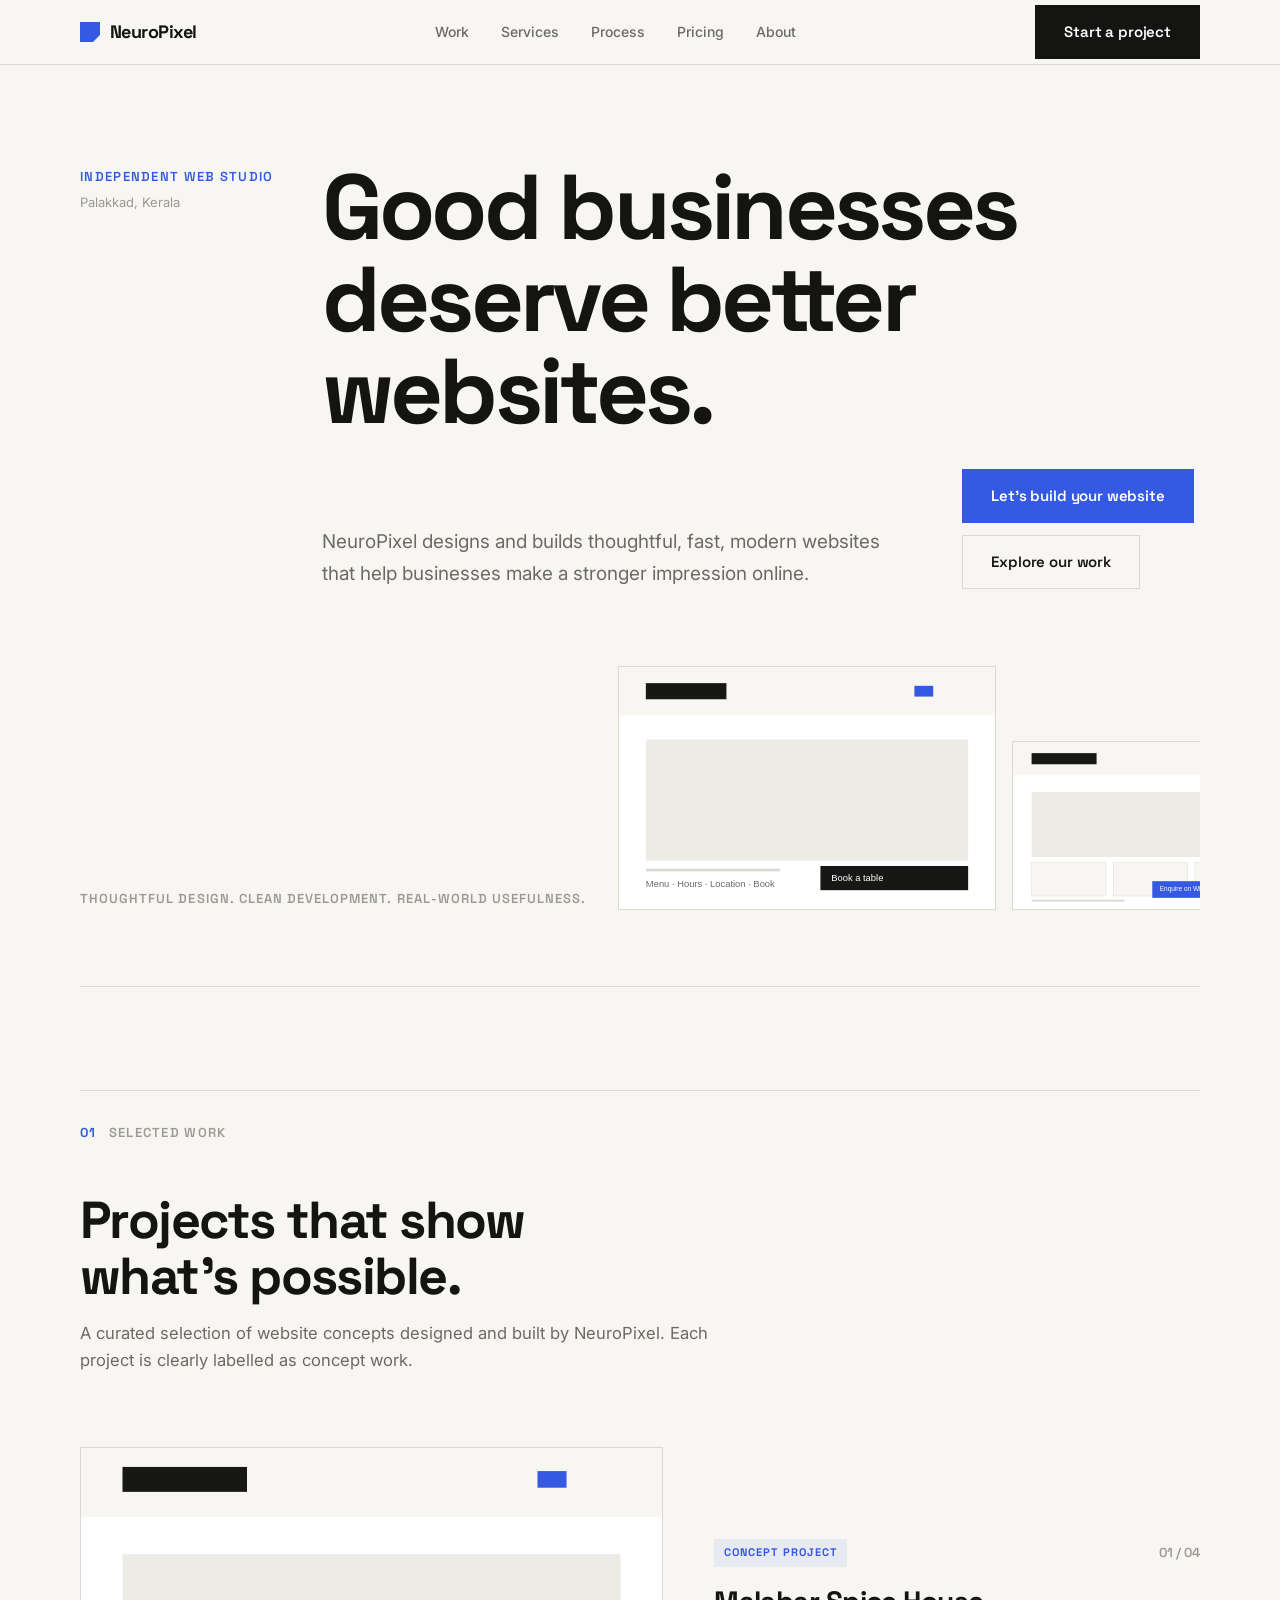
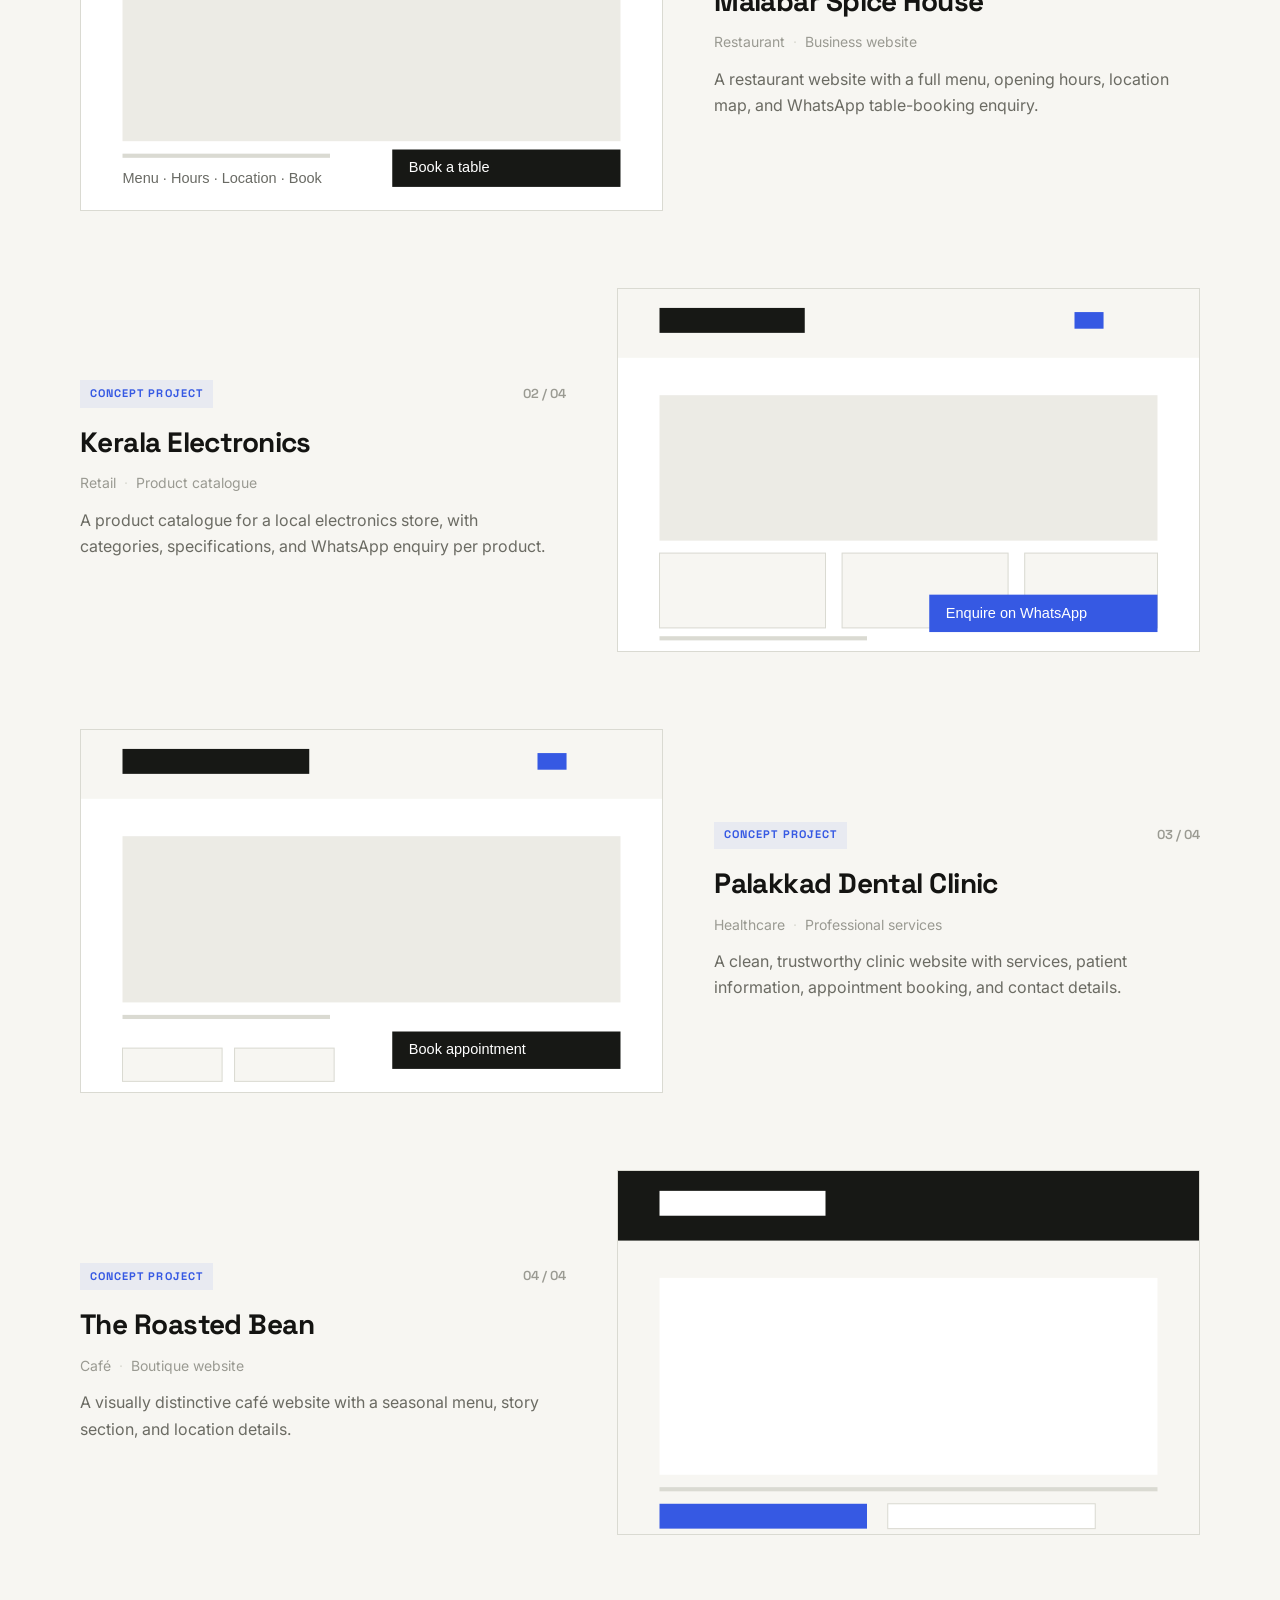
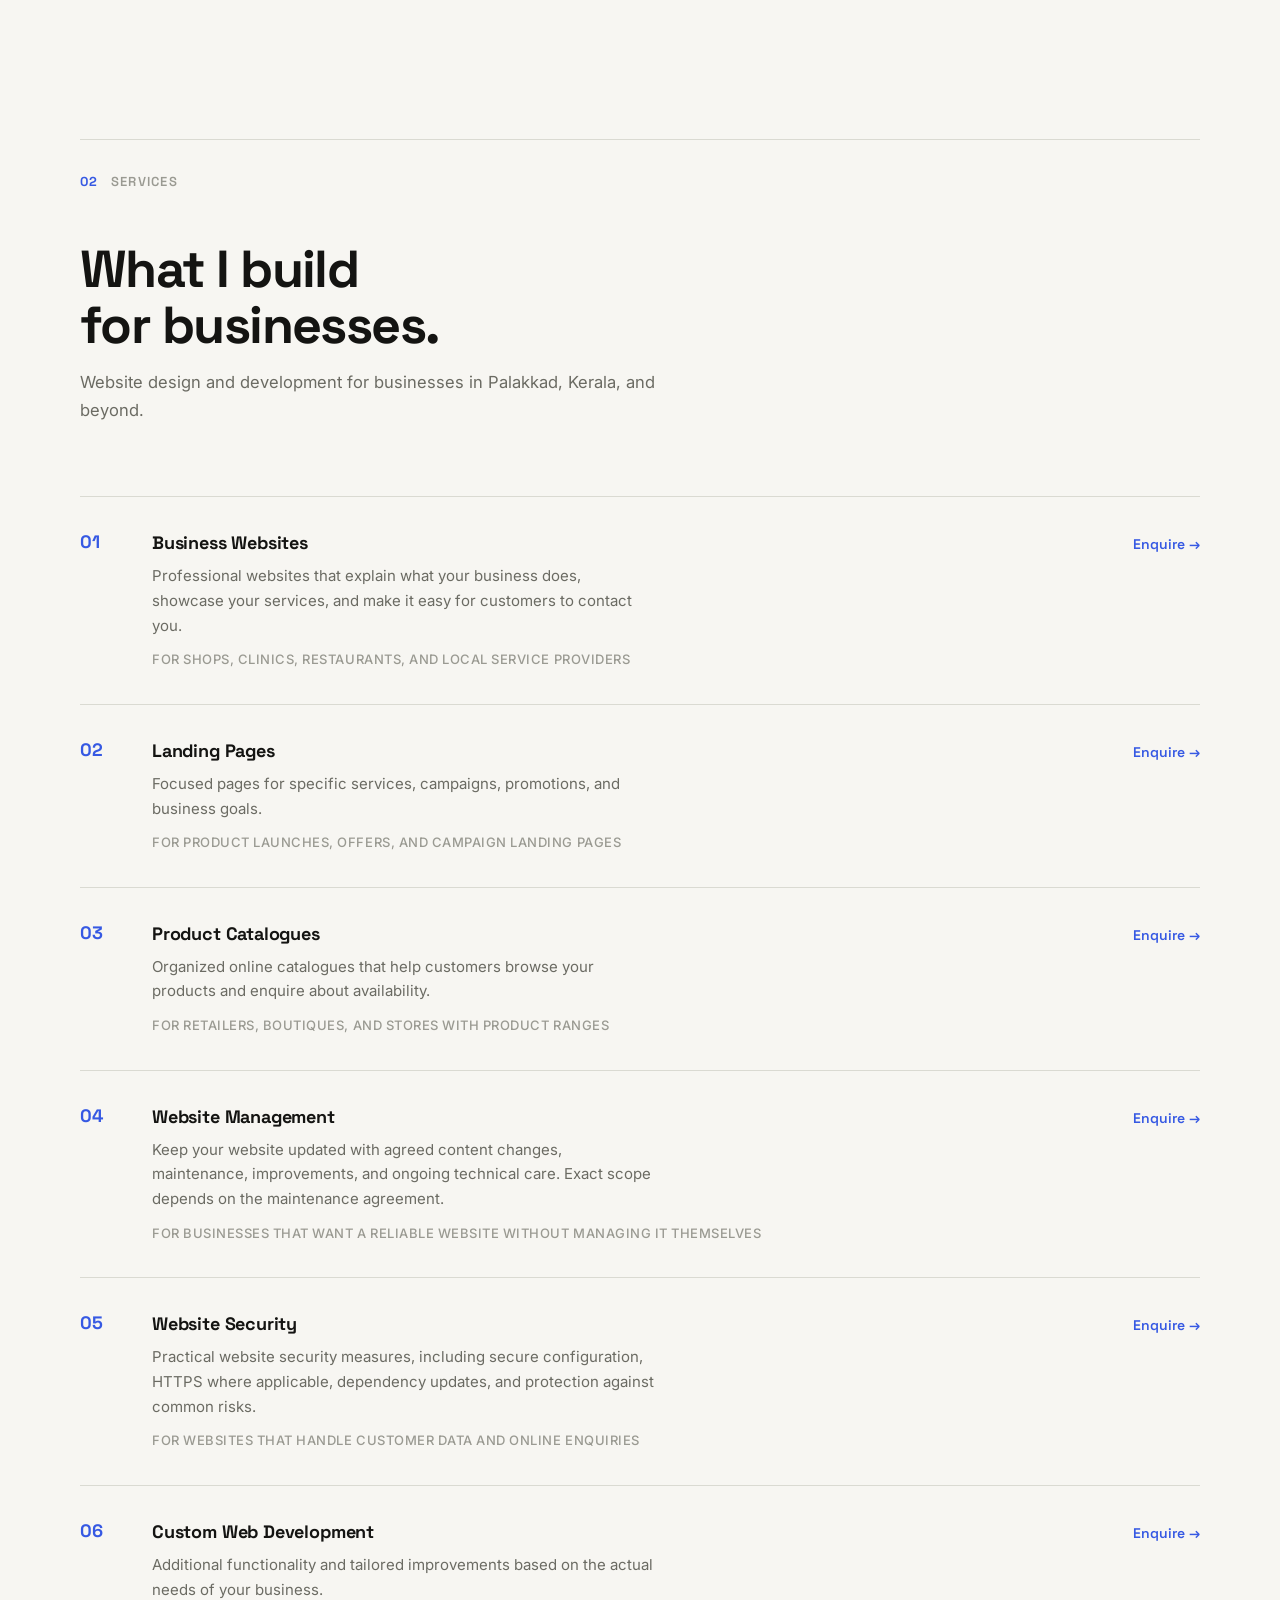
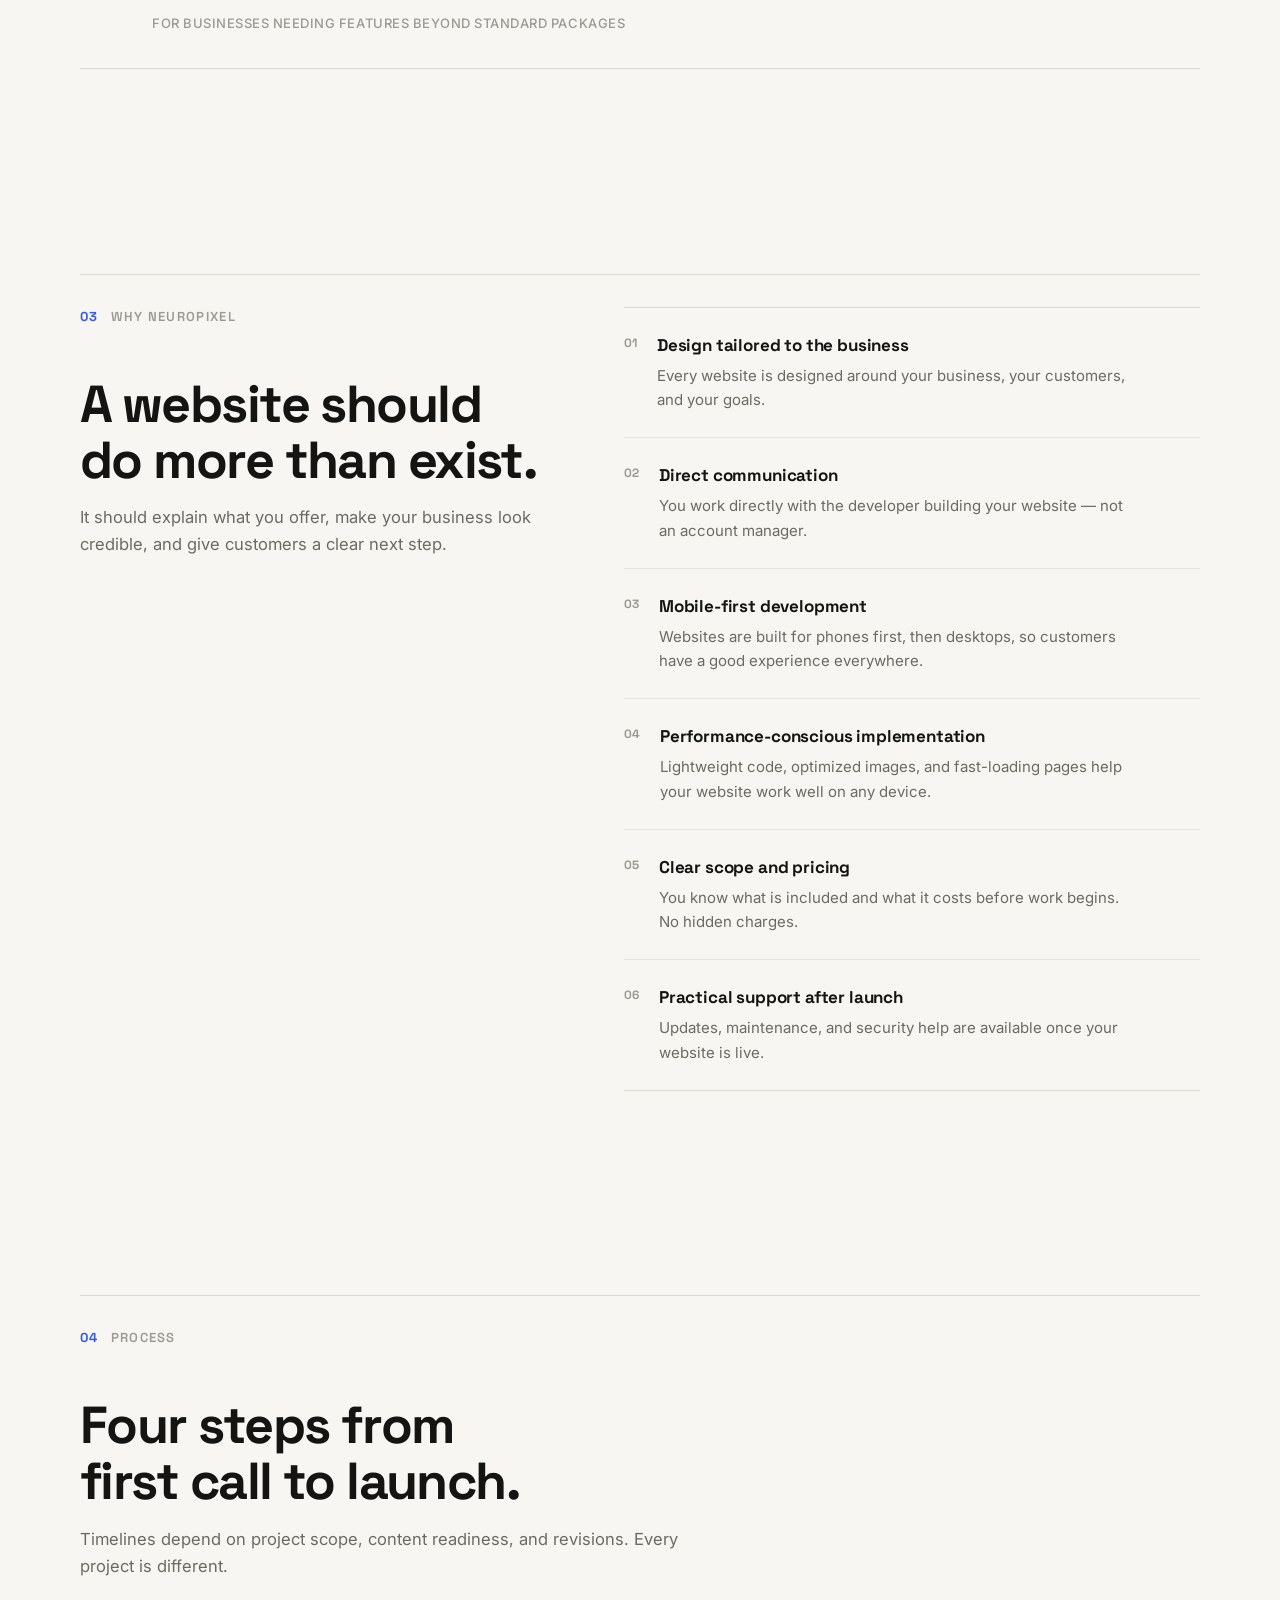
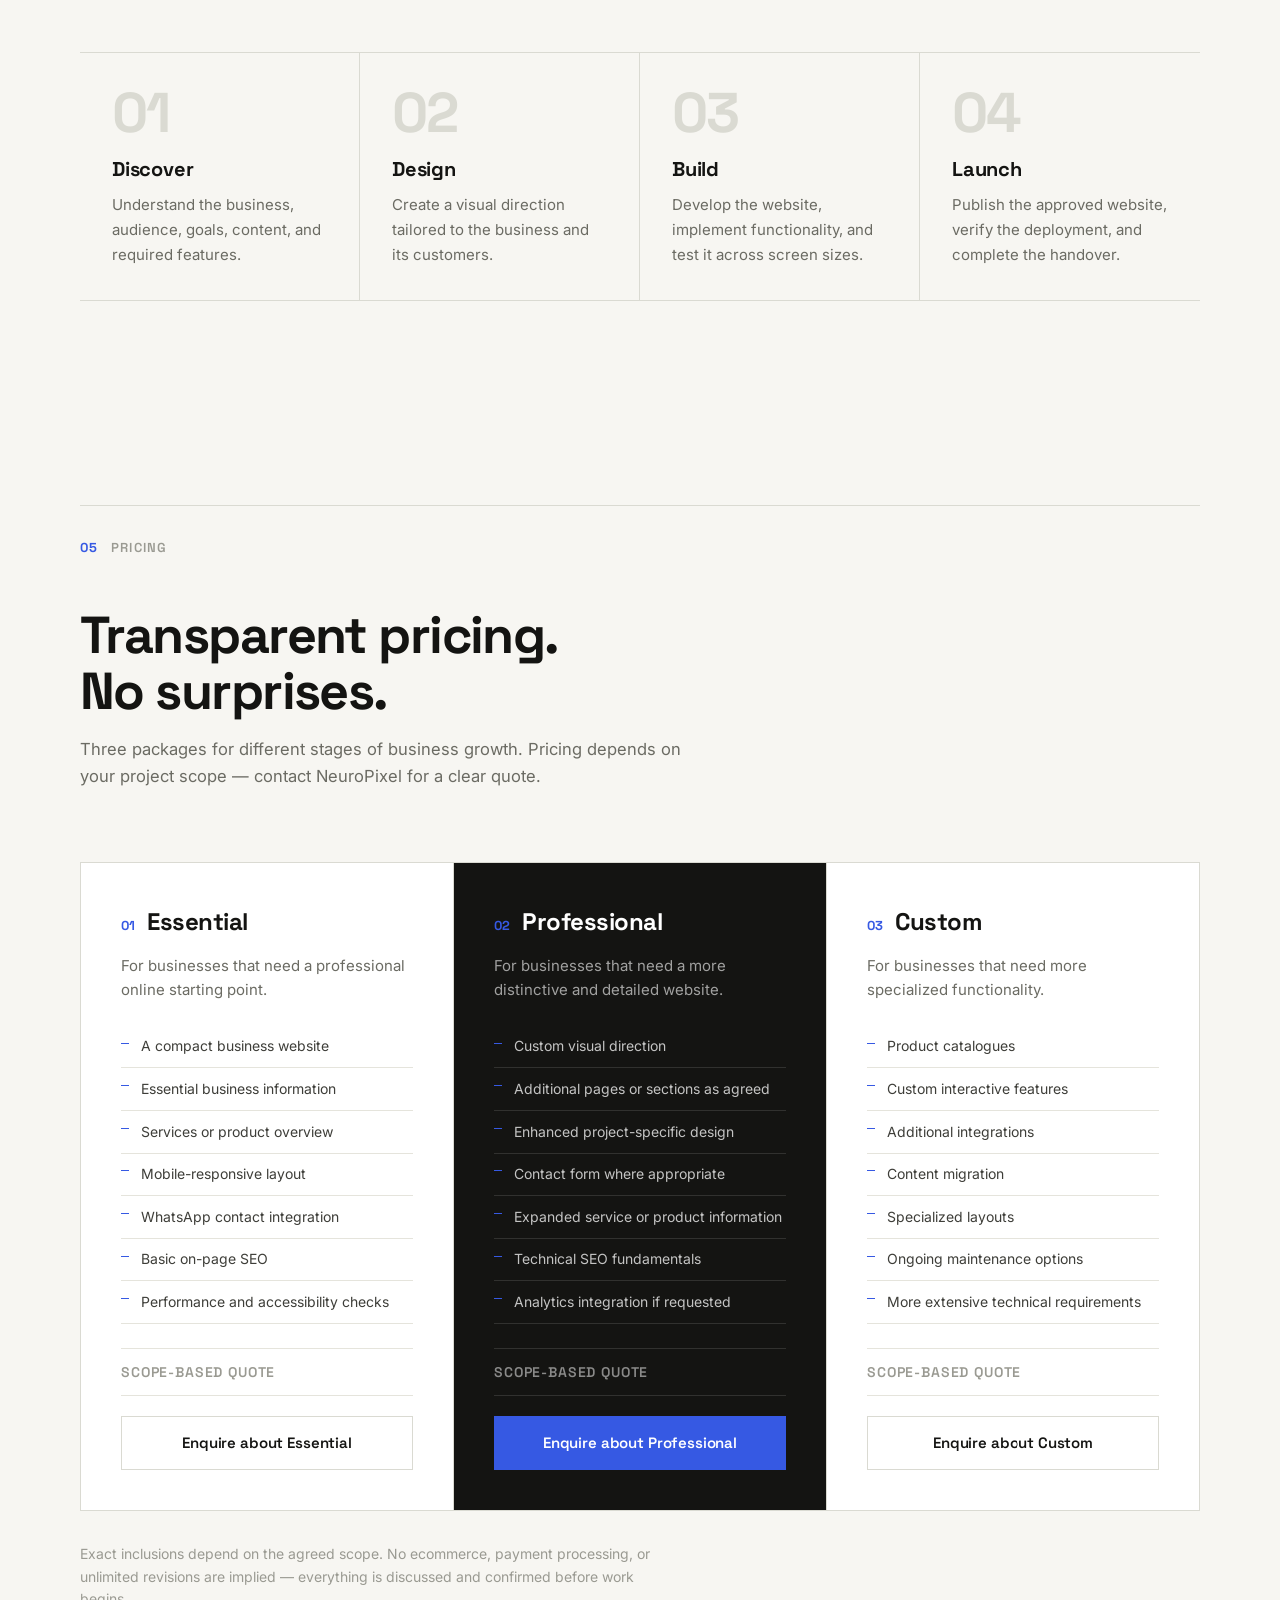
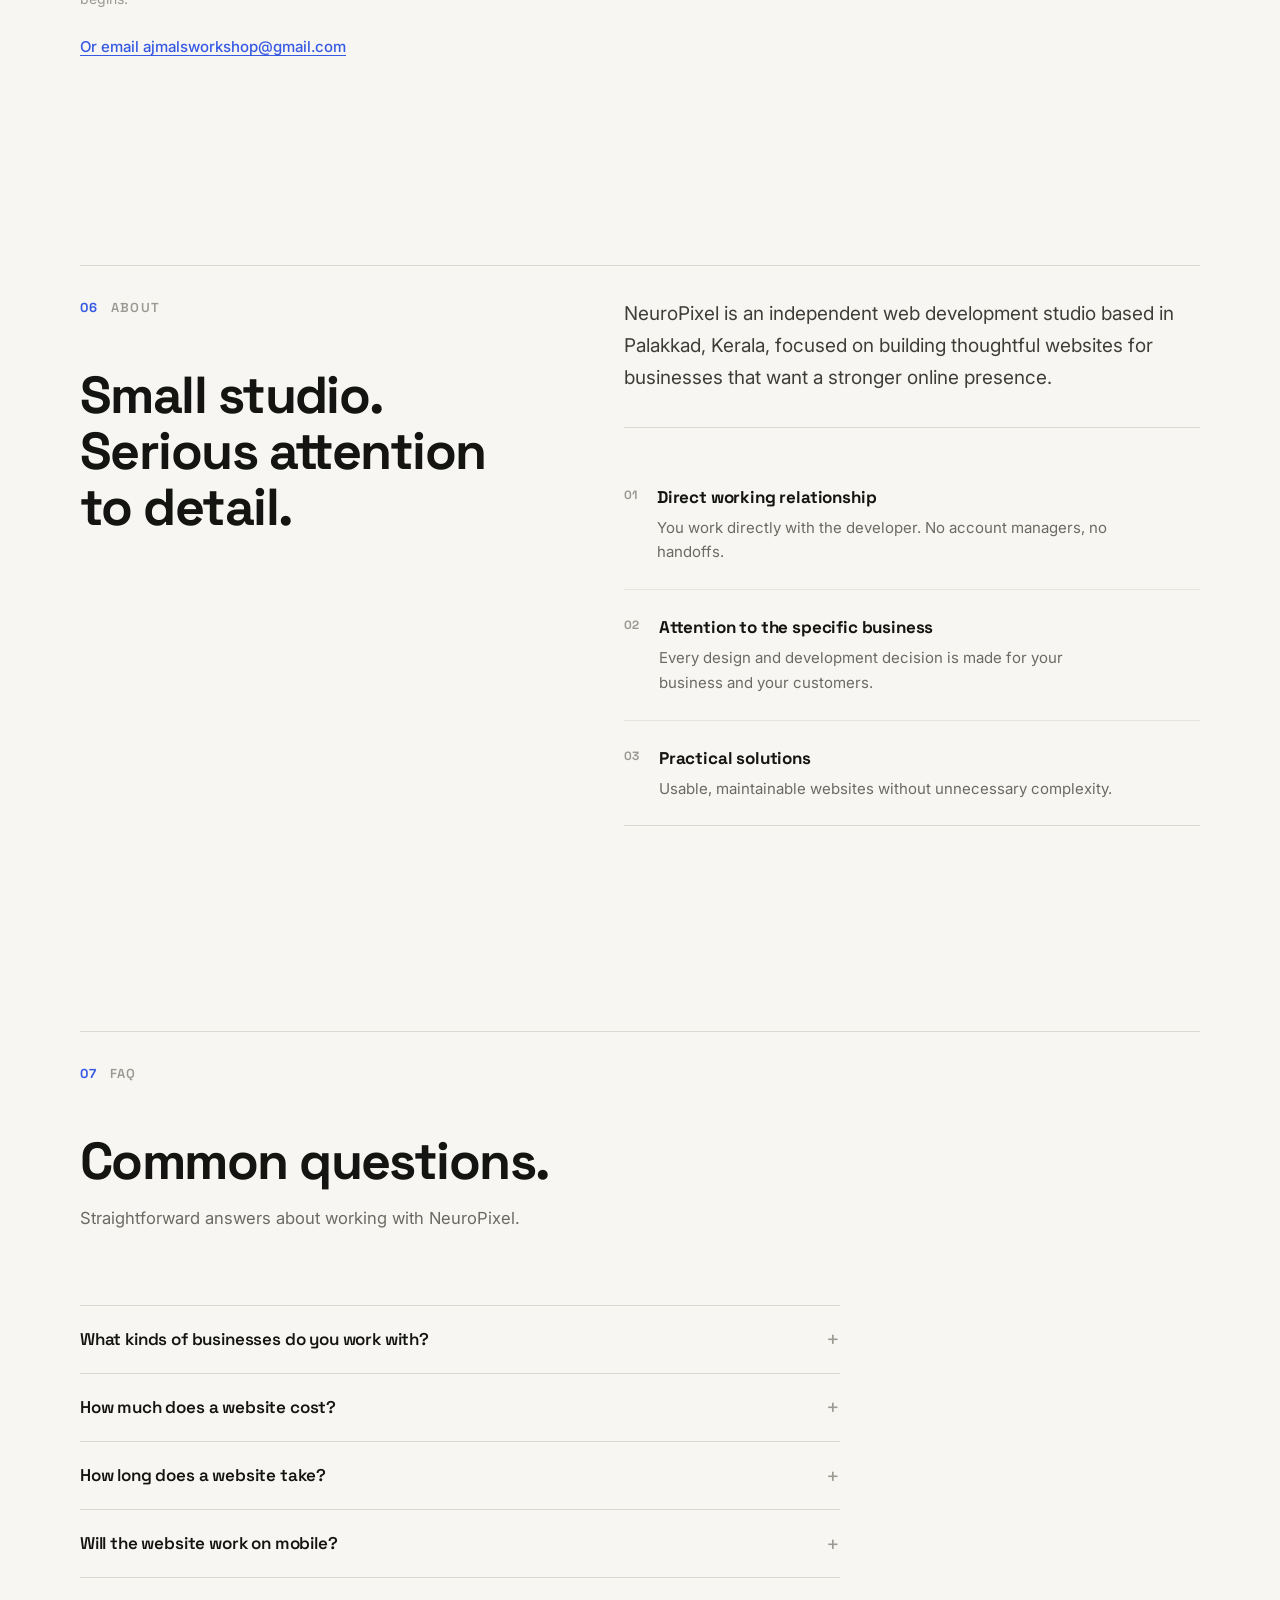
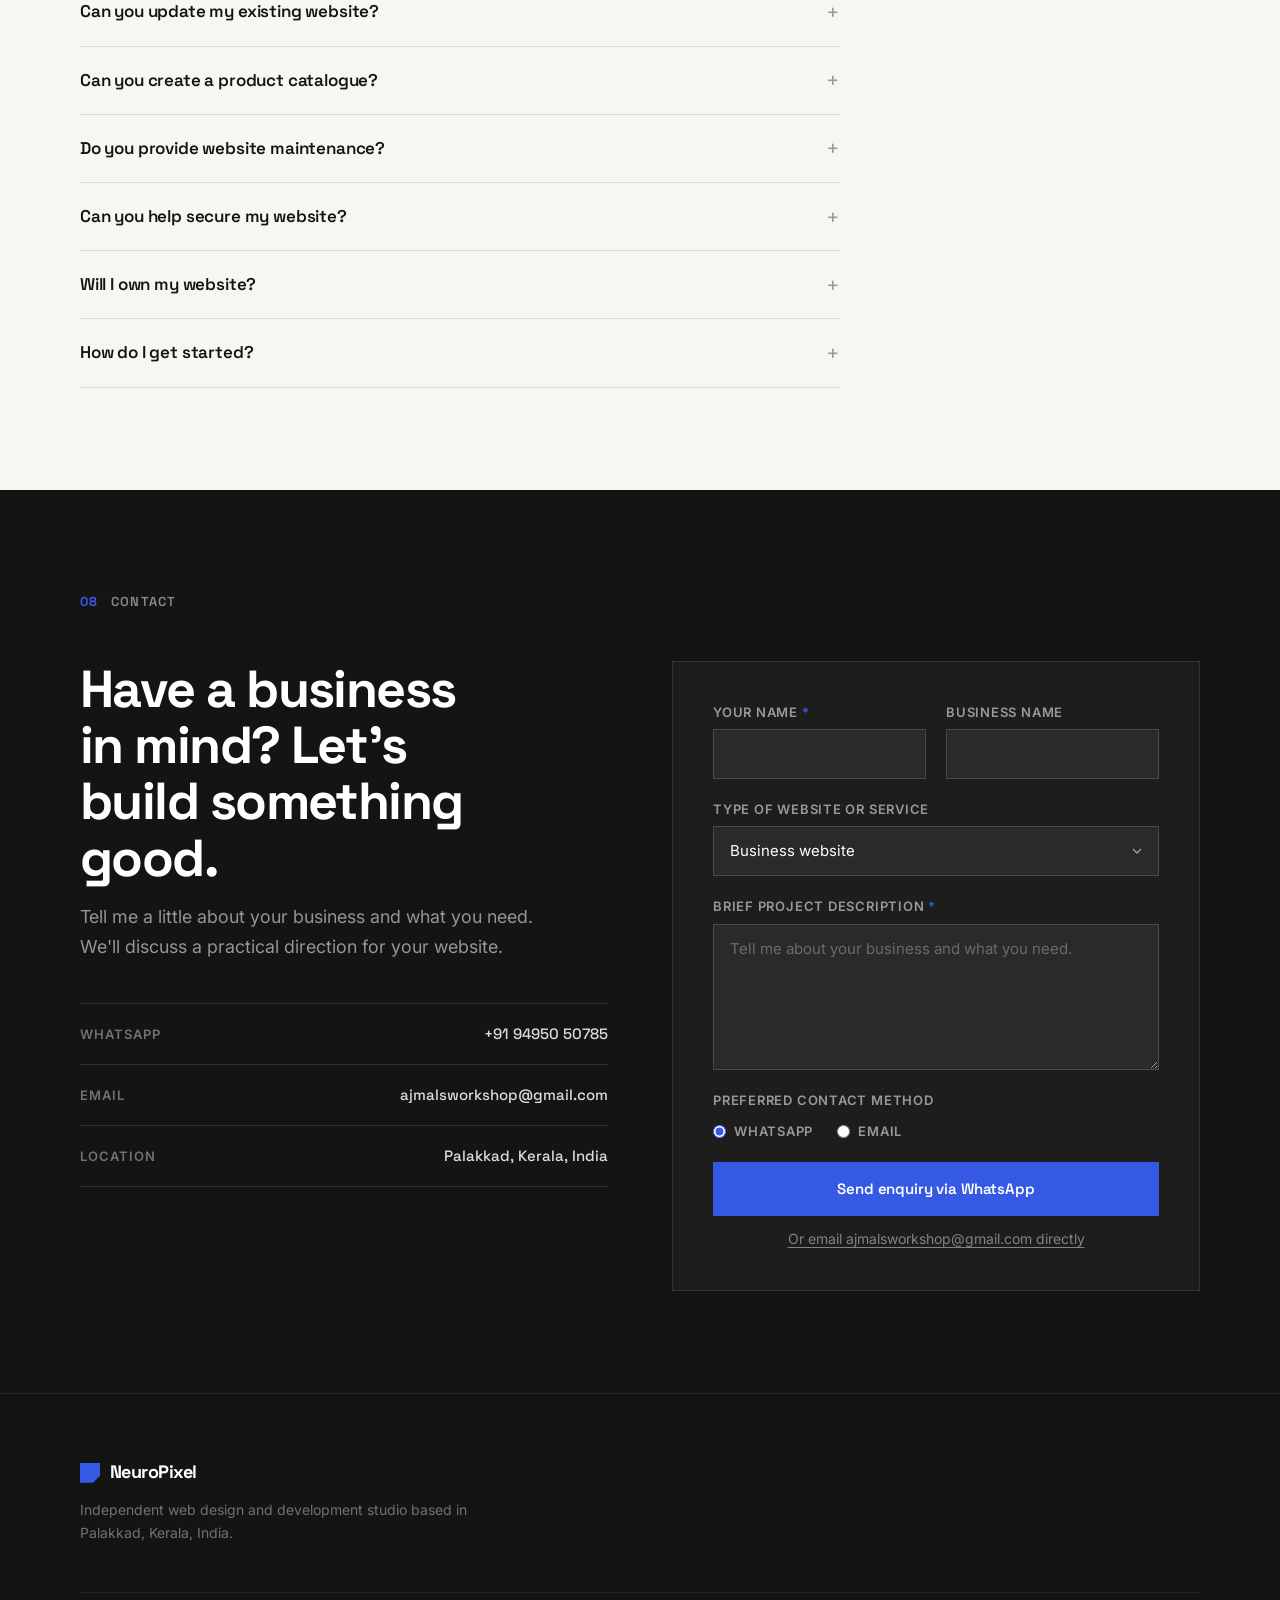
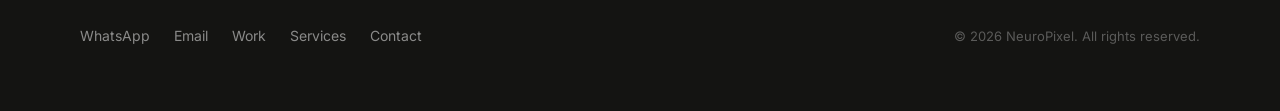
<file: index.html>
<!DOCTYPE html>
<html lang="en">
<head>
  <meta charset="UTF-8">
  <meta name="viewport" content="width=device-width, initial-scale=1.0">
  <title>NeuroPixel — Website Design & Development, Palakkad, Kerala</title>
  <meta name="description" content="NeuroPixel is an independent web design and development studio in Palakkad, Kerala. We build fast, modern websites for local businesses.">
  <link rel="preconnect" href="https://fonts.googleapis.com">
  <link rel="preconnect" href="https://fonts.gstatic.com" crossorigin>
  <link href="https://fonts.googleapis.com/css2?family=Inter:opsz,wght@14..32,400;14..32,500;14..32,600&family=Space+Grotesk:wght@500;600;700&display=swap" rel="stylesheet">
  <link rel="icon" type="image/svg+xml" href="/favicon.svg">
  <link rel="stylesheet" href="/assets/css/styles.css">
</head>
<body>
  <a class="skip-link" href="#content">Skip to content</a>

  <!-- HEADER -->
  <header class="site-header">
    <div class="header-inner">
      <a href="/" class="brand" aria-label="NeuroPixel home">
        <span class="brand-mark" aria-hidden="true"></span>
        <span class="brand-name">NeuroPixel</span>
      </a>
      <nav class="nav" aria-label="Primary">
        <ul class="nav-list">
          <li><a href="#work">Work</a></li>
          <li><a href="#services">Services</a></li>
          <li><a href="#process">Process</a></li>
          <li><a href="#pricing">Pricing</a></li>
          <li><a href="#about">About</a></li>
        </ul>
      </nav>
      <div class="header-actions">
        <a href="https://wa.me/919495050785?text=Hi%20NeuroPixel%2C%20I%27m%20interested%20in%20getting%20a%20website%20for%20my%20business." rel="noopener" class="btn btn-dark header-cta">Start a project</a>
        <button class="menu-toggle" id="menu-toggle" aria-expanded="false" aria-controls="mobile-menu" aria-label="Open menu">
          <span class="menu-toggle-bar"></span>
          <span class="menu-toggle-bar"></span>
        </button>
      </div>
    </div>
  </header>

  <!-- MOBILE MENU -->
  <div class="mobile-menu" id="mobile-menu" hidden>
    <nav aria-label="Mobile">
      <ul class="mobile-nav-list">
        <li><a href="#work" class="mobile-nav-link">Work</a></li>
        <li><a href="#services" class="mobile-nav-link">Services</a></li>
        <li><a href="#process" class="mobile-nav-link">Process</a></li>
        <li><a href="#pricing" class="mobile-nav-link">Pricing</a></li>
        <li><a href="#about" class="mobile-nav-link">About</a></li>
        <li><a href="#contact" class="mobile-nav-link">Contact</a></li>
      </ul>
    </nav>
    <a href="https://wa.me/919495050785?text=Hi%20NeuroPixel%2C%20I%27m%20interested%20in%20getting%20a%20website%20for%20my%20business." rel="noopener" class="btn btn-cobalt mobile-menu-cta">Start a project</a>
  </div>

  <main id="content">

    <!-- HERO -->
    <section class="hero">
      <div class="hero-grid">
        <div class="hero-meta">
          <span class="eyebrow">Independent web studio</span>
          <span class="eyebrow-location">Palakkad, Kerala</span>
        </div>
        <div class="hero-body">
          <h1 class="hero-headline">Good businesses<br>deserve better<br>websites.</h1>
          <div class="hero-bottom">
            <p class="hero-desc">NeuroPixel designs and builds thoughtful, fast, modern websites that help businesses make a stronger impression online.</p>
            <div class="hero-actions">
              <a href="https://wa.me/919495050785?text=Hi%20NeuroPixel%2C%20I%27m%20interested%20in%20getting%20a%20website%20for%20my%20business." rel="noopener" class="btn btn-cobalt">Let's build your website</a>
              <a href="#work" class="btn btn-outline">Explore our work</a>
            </div>
          </div>
        </div>
      </div>
      <div class="hero-footer">
        <p class="hero-detail">Thoughtful design. Clean development. Real-world usefulness.</p>
        <div class="hero-visual" aria-hidden="true">
          <div class="hero-mockup hero-mockup-1">
            <img src="/assets/images/mockup-restaurant.svg" alt="" width="420" height="270">
          </div>
          <div class="hero-mockup hero-mockup-2">
            <img src="/assets/images/mockup-retail.svg" alt="" width="340" height="220">
          </div>
        </div>
      </div>
    </section>

    <!-- SELECTED WORK -->
    <section class="section" id="work">
      <div class="section-rule"></div>
      <div class="section-label"><span class="section-num">01</span> Selected Work</div>
      <div class="section-intro">
        <h2 class="section-title">Projects that show<br>what's possible.</h2>
        <p class="section-desc">A curated selection of website concepts designed and built by NeuroPixel. Each project is clearly labelled as concept work.</p>
      </div>

      <div class="work-list">
        <!-- Project 01 -->
        <article class="work-item">
          <div class="work-item-visual">
            <img src="/assets/images/mockup-restaurant.svg" alt="Malabar Spice House restaurant website concept preview" width="640" height="400" loading="lazy">
          </div>
          <div class="work-item-info">
            <div class="work-item-meta">
              <span class="work-badge">Concept project</span>
              <span class="work-index">01 / 04</span>
            </div>
            <h3 class="work-item-title">Malabar Spice House</h3>
            <div class="work-item-tags">
              <span>Restaurant</span>
              <span class="tag-sep" aria-hidden="true">·</span>
              <span>Business website</span>
            </div>
            <p class="work-item-desc">A restaurant website with a full menu, opening hours, location map, and WhatsApp table-booking enquiry.</p>
          </div>
        </article>

        <!-- Project 02 -->
        <article class="work-item work-item--reverse">
          <div class="work-item-visual">
            <img src="/assets/images/mockup-retail.svg" alt="Kerala Electronics product catalogue concept preview" width="640" height="400" loading="lazy">
          </div>
          <div class="work-item-info">
            <div class="work-item-meta">
              <span class="work-badge">Concept project</span>
              <span class="work-index">02 / 04</span>
            </div>
            <h3 class="work-item-title">Kerala Electronics</h3>
            <div class="work-item-tags">
              <span>Retail</span>
              <span class="tag-sep" aria-hidden="true">·</span>
              <span>Product catalogue</span>
            </div>
            <p class="work-item-desc">A product catalogue for a local electronics store, with categories, specifications, and WhatsApp enquiry per product.</p>
          </div>
        </article>

        <!-- Project 03 -->
        <article class="work-item">
          <div class="work-item-visual">
            <img src="/assets/images/mockup-clinic.svg" alt="Palakkad Dental Clinic website concept preview" width="640" height="400" loading="lazy">
          </div>
          <div class="work-item-info">
            <div class="work-item-meta">
              <span class="work-badge">Concept project</span>
              <span class="work-index">03 / 04</span>
            </div>
            <h3 class="work-item-title">Palakkad Dental Clinic</h3>
            <div class="work-item-tags">
              <span>Healthcare</span>
              <span class="tag-sep" aria-hidden="true">·</span>
              <span>Professional services</span>
            </div>
            <p class="work-item-desc">A clean, trustworthy clinic website with services, patient information, appointment booking, and contact details.</p>
          </div>
        </article>

        <!-- Project 04 -->
        <article class="work-item work-item--reverse">
          <div class="work-item-visual">
            <img src="/assets/images/mockup-cafe.svg" alt="The Roasted Bean café website concept preview" width="640" height="400" loading="lazy">
          </div>
          <div class="work-item-info">
            <div class="work-item-meta">
              <span class="work-badge">Concept project</span>
              <span class="work-index">04 / 04</span>
            </div>
            <h3 class="work-item-title">The Roasted Bean</h3>
            <div class="work-item-tags">
              <span>Café</span>
              <span class="tag-sep" aria-hidden="true">·</span>
              <span>Boutique website</span>
            </div>
            <p class="work-item-desc">A visually distinctive café website with a seasonal menu, story section, and location details.</p>
          </div>
        </article>
      </div>
    </section>

    <!-- SERVICES -->
    <section class="section" id="services">
      <div class="section-rule"></div>
      <div class="section-label"><span class="section-num">02</span> Services</div>
      <div class="section-intro">
        <h2 class="section-title">What I build<br>for businesses.</h2>
        <p class="section-desc">Website design and development for businesses in Palakkad, Kerala, and beyond.</p>
      </div>

      <div class="service-list">
        <div class="service-row">
          <span class="service-num">01</span>
          <div class="service-body">
            <h3>Business Websites</h3>
            <p>Professional websites that explain what your business does, showcase your services, and make it easy for customers to contact you.</p>
            <span class="service-for">For shops, clinics, restaurants, and local service providers</span>
          </div>
          <a href="https://wa.me/919495050785?text=Hi%20NeuroPixel%2C%20I%27d%20like%20to%20discuss%20a%20business%20website." rel="noopener" class="service-link">Enquire →</a>
        </div>

        <div class="service-row">
          <span class="service-num">02</span>
          <div class="service-body">
            <h3>Landing Pages</h3>
            <p>Focused pages for specific services, campaigns, promotions, and business goals.</p>
            <span class="service-for">For product launches, offers, and campaign landing pages</span>
          </div>
          <a href="https://wa.me/919495050785?text=Hi%20NeuroPixel%2C%20I%27d%20like%20to%20enquire%20about%20a%20landing%20page." rel="noopener" class="service-link">Enquire →</a>
        </div>

        <div class="service-row">
          <span class="service-num">03</span>
          <div class="service-body">
            <h3>Product Catalogues</h3>
            <p>Organized online catalogues that help customers browse your products and enquire about availability.</p>
            <span class="service-for">For retailers, boutiques, and stores with product ranges</span>
          </div>
          <a href="https://wa.me/919495050785?text=Hi%20NeuroPixel%2C%20I%27d%20like%20to%20enquire%20about%20a%20product%20catalogue." rel="noopener" class="service-link">Enquire →</a>
        </div>

        <div class="service-row">
          <span class="service-num">04</span>
          <div class="service-body">
            <h3>Website Management</h3>
            <p>Keep your website updated with agreed content changes, maintenance, improvements, and ongoing technical care. Exact scope depends on the maintenance agreement.</p>
            <span class="service-for">For businesses that want a reliable website without managing it themselves</span>
          </div>
          <a href="https://wa.me/919495050785?text=Hi%20NeuroPixel%2C%20I%27d%20like%20to%20enquire%20about%20website%20management." rel="noopener" class="service-link">Enquire →</a>
        </div>

        <div class="service-row">
          <span class="service-num">05</span>
          <div class="service-body">
            <h3>Website Security</h3>
            <p>Practical website security measures, including secure configuration, HTTPS where applicable, dependency updates, and protection against common risks.</p>
            <span class="service-for">For websites that handle customer data and online enquiries</span>
          </div>
          <a href="https://wa.me/919495050785?text=Hi%20NeuroPixel%2C%20I%27d%20like%20to%20enquire%20about%20website%20security." rel="noopener" class="service-link">Enquire →</a>
        </div>

        <div class="service-row">
          <span class="service-num">06</span>
          <div class="service-body">
            <h3>Custom Web Development</h3>
            <p>Additional functionality and tailored improvements based on the actual needs of your business.</p>
            <span class="service-for">For businesses needing features beyond standard packages</span>
          </div>
          <a href="https://wa.me/919495050785?text=Hi%20NeuroPixel%2C%20I%27d%20like%20to%20enquire%20about%20custom%20web%20development." rel="noopener" class="service-link">Enquire →</a>
        </div>
      </div>
    </section>

    <!-- WHY -->
    <section class="section" id="why">
      <div class="section-rule"></div>
      <div class="why-grid">
        <div class="why-left">
          <div class="section-label"><span class="section-num">03</span> Why NeuroPixel</div>
          <h2 class="section-title">A website should<br>do more than exist.</h2>
          <p class="section-desc">It should explain what you offer, make your business look credible, and give customers a clear next step.</p>
        </div>
        <div class="why-right">
          <div class="why-item">
            <span class="why-index">01</span>
            <div>
              <h3>Design tailored to the business</h3>
              <p>Every website is designed around your business, your customers, and your goals.</p>
            </div>
          </div>
          <div class="why-item">
            <span class="why-index">02</span>
            <div>
              <h3>Direct communication</h3>
              <p>You work directly with the developer building your website — not an account manager.</p>
            </div>
          </div>
          <div class="why-item">
            <span class="why-index">03</span>
            <div>
              <h3>Mobile-first development</h3>
              <p>Websites are built for phones first, then desktops, so customers have a good experience everywhere.</p>
            </div>
          </div>
          <div class="why-item">
            <span class="why-index">04</span>
            <div>
              <h3>Performance-conscious implementation</h3>
              <p>Lightweight code, optimized images, and fast-loading pages help your website work well on any device.</p>
            </div>
          </div>
          <div class="why-item">
            <span class="why-index">05</span>
            <div>
              <h3>Clear scope and pricing</h3>
              <p>You know what is included and what it costs before work begins. No hidden charges.</p>
            </div>
          </div>
          <div class="why-item">
            <span class="why-index">06</span>
            <div>
              <h3>Practical support after launch</h3>
              <p>Updates, maintenance, and security help are available once your website is live.</p>
            </div>
          </div>
        </div>
      </div>
    </section>

    <!-- PROCESS -->
    <section class="section" id="process">
      <div class="section-rule"></div>
      <div class="section-label"><span class="section-num">04</span> Process</div>
      <div class="section-intro">
        <h2 class="section-title">Four steps from<br>first call to launch.</h2>
        <p class="section-desc">Timelines depend on project scope, content readiness, and revisions. Every project is different.</p>
      </div>

      <div class="process-grid">
        <div class="process-step">
          <span class="process-num">01</span>
          <div class="process-line" aria-hidden="true"></div>
          <h3>Discover</h3>
          <p>Understand the business, audience, goals, content, and required features.</p>
        </div>
        <div class="process-step">
          <span class="process-num">02</span>
          <div class="process-line" aria-hidden="true"></div>
          <h3>Design</h3>
          <p>Create a visual direction tailored to the business and its customers.</p>
        </div>
        <div class="process-step">
          <span class="process-num">03</span>
          <div class="process-line" aria-hidden="true"></div>
          <h3>Build</h3>
          <p>Develop the website, implement functionality, and test it across screen sizes.</p>
        </div>
        <div class="process-step">
          <span class="process-num">04</span>
          <div class="process-line" aria-hidden="true"></div>
          <h3>Launch</h3>
          <p>Publish the approved website, verify the deployment, and complete the handover.</p>
        </div>
      </div>
    </section>

    <!-- PRICING -->
    <section class="section" id="pricing">
      <div class="section-rule"></div>
      <div class="section-label"><span class="section-num">05</span> Pricing</div>
      <div class="section-intro">
        <h2 class="section-title">Transparent pricing.<br>No surprises.</h2>
        <p class="section-desc">Three packages for different stages of business growth. Pricing depends on your project scope — contact NeuroPixel for a clear quote.</p>
      </div>

      <div class="pricing-grid">
        <div class="pricing-card">
          <div class="pricing-header">
            <span class="pricing-tier">01</span>
            <h3>Essential</h3>
          </div>
          <p class="pricing-tagline">For businesses that need a professional online starting point.</p>
          <ul class="pricing-features">
            <li>A compact business website</li>
            <li>Essential business information</li>
            <li>Services or product overview</li>
            <li>Mobile-responsive layout</li>
            <li>WhatsApp contact integration</li>
            <li>Basic on-page SEO</li>
            <li>Performance and accessibility checks</li>
          </ul>
          <div class="pricing-price">Scope-based quote</div>
          <a href="https://wa.me/919495050785?text=Hi%20NeuroPixel%2C%20I%27d%20like%20to%20know%20about%20your%20Essential%20website%20package." rel="noopener" class="btn btn-outline pricing-btn">Enquire about Essential</a>
        </div>

        <div class="pricing-card pricing-card--featured">
          <div class="pricing-header">
            <span class="pricing-tier">02</span>
            <h3>Professional</h3>
          </div>
          <p class="pricing-tagline">For businesses that need a more distinctive and detailed website.</p>
          <ul class="pricing-features">
            <li>Custom visual direction</li>
            <li>Additional pages or sections as agreed</li>
            <li>Enhanced project-specific design</li>
            <li>Contact form where appropriate</li>
            <li>Expanded service or product information</li>
            <li>Technical SEO fundamentals</li>
            <li>Analytics integration if requested</li>
          </ul>
          <div class="pricing-price">Scope-based quote</div>
          <a href="https://wa.me/919495050785?text=Hi%20NeuroPixel%2C%20I%27d%20like%20to%20know%20about%20your%20Professional%20website%20package." rel="noopener" class="btn btn-cobalt pricing-btn">Enquire about Professional</a>
        </div>

        <div class="pricing-card">
          <div class="pricing-header">
            <span class="pricing-tier">03</span>
            <h3>Custom</h3>
          </div>
          <p class="pricing-tagline">For businesses that need more specialized functionality.</p>
          <ul class="pricing-features">
            <li>Product catalogues</li>
            <li>Custom interactive features</li>
            <li>Additional integrations</li>
            <li>Content migration</li>
            <li>Specialized layouts</li>
            <li>Ongoing maintenance options</li>
            <li>More extensive technical requirements</li>
          </ul>
          <div class="pricing-price">Scope-based quote</div>
          <a href="https://wa.me/919495050785?text=Hi%20NeuroPixel%2C%20I%27d%20like%20to%20know%20about%20your%20Custom%20website%20package." rel="noopener" class="btn btn-outline pricing-btn">Enquire about Custom</a>
        </div>
      </div>
      <p class="pricing-note">Exact inclusions depend on the agreed scope. No ecommerce, payment processing, or unlimited revisions are implied — everything is discussed and confirmed before work begins.</p>
      <div class="pricing-email">
        <a href="mailto:ajmalsworkshop@gmail.com?subject=Pricing%20Enquiry" rel="noopener">Or email ajmalsworkshop@gmail.com</a>
      </div>
    </section>

    <!-- ABOUT -->
    <section class="section" id="about">
      <div class="section-rule"></div>
      <div class="why-grid">
        <div class="why-left">
          <div class="section-label"><span class="section-num">06</span> About</div>
          <h2 class="section-title">Small studio.<br>Serious attention<br>to detail.</h2>
        </div>
        <div class="why-right about-right">
          <p class="about-lead">NeuroPixel is an independent web development studio based in Palakkad, Kerala, focused on building thoughtful websites for businesses that want a stronger online presence.</p>
          <div class="why-item">
            <span class="why-index">01</span>
            <div>
              <h3>Direct working relationship</h3>
              <p>You work directly with the developer. No account managers, no handoffs.</p>
            </div>
          </div>
          <div class="why-item">
            <span class="why-index">02</span>
            <div>
              <h3>Attention to the specific business</h3>
              <p>Every design and development decision is made for your business and your customers.</p>
            </div>
          </div>
          <div class="why-item">
            <span class="why-index">03</span>
            <div>
              <h3>Practical solutions</h3>
              <p>Usable, maintainable websites without unnecessary complexity.</p>
            </div>
          </div>
        </div>
      </div>
    </section>

    <!-- FAQ -->
    <section class="section" id="faq">
      <div class="section-rule"></div>
      <div class="section-label"><span class="section-num">07</span> FAQ</div>
      <div class="section-intro">
        <h2 class="section-title">Common questions.</h2>
        <p class="section-desc">Straightforward answers about working with NeuroPixel.</p>
      </div>

      <div class="faq-list">
        <div class="faq-item">
          <button class="faq-trigger" aria-expanded="false" aria-controls="faq-a1" id="faq-q1">
            <span>What kinds of businesses do you work with?</span>
            <span class="faq-icon" aria-hidden="true">+</span>
          </button>
          <div class="faq-answer" id="faq-a1" role="region" aria-labelledby="faq-q1" hidden>
            <p>Local businesses of all kinds: shops, restaurants, cafés, clinics, retailers, professionals, and service providers.</p>
          </div>
        </div>
        <div class="faq-item">
          <button class="faq-trigger" aria-expanded="false" aria-controls="faq-a2" id="faq-q2">
            <span>How much does a website cost?</span>
            <span class="faq-icon" aria-hidden="true">+</span>
          </button>
          <div class="faq-answer" id="faq-a2" role="region" aria-labelledby="faq-q2" hidden>
            <p>Pricing depends on the project scope. Essential, Professional, and Custom packages are available. Contact NeuroPixel for a clear quote.</p>
          </div>
        </div>
        <div class="faq-item">
          <button class="faq-trigger" aria-expanded="false" aria-controls="faq-a3" id="faq-q3">
            <span>How long does a website take?</span>
            <span class="faq-icon" aria-hidden="true">+</span>
          </button>
          <div class="faq-answer" id="faq-a3" role="region" aria-labelledby="faq-q3" hidden>
            <p>Timelines depend on scope, content readiness, revisions, and project requirements. No guaranteed delivery dates.</p>
          </div>
        </div>
        <div class="faq-item">
          <button class="faq-trigger" aria-expanded="false" aria-controls="faq-a4" id="faq-q4">
            <span>Will the website work on mobile?</span>
            <span class="faq-icon" aria-hidden="true">+</span>
          </button>
          <div class="faq-answer" id="faq-a4" role="region" aria-labelledby="faq-q4" hidden>
            <p>Yes. Every website is built mobile-first and tested across screen sizes.</p>
          </div>
        </div>
        <div class="faq-item">
          <button class="faq-trigger" aria-expanded="false" aria-controls="faq-a5" id="faq-q5">
            <span>Can you update my existing website?</span>
            <span class="faq-icon" aria-hidden="true">+</span>
          </button>
          <div class="faq-answer" id="faq-a5" role="region" aria-labelledby="faq-q5" hidden>
            <p>Yes. Website management and maintenance services include agreed content changes and improvements.</p>
          </div>
        </div>
        <div class="faq-item">
          <button class="faq-trigger" aria-expanded="false" aria-controls="faq-a6" id="faq-q6">
            <span>Can you create a product catalogue?</span>
            <span class="faq-icon" aria-hidden="true">+</span>
          </button>
          <div class="faq-answer" id="faq-a6" role="region" aria-labelledby="faq-q6" hidden>
            <p>Yes. Organized online catalogues help customers browse your products and enquire about availability.</p>
          </div>
        </div>
        <div class="faq-item">
          <button class="faq-trigger" aria-expanded="false" aria-controls="faq-a7" id="faq-q7">
            <span>Do you provide website maintenance?</span>
            <span class="faq-icon" aria-hidden="true">+</span>
          </button>
          <div class="faq-answer" id="faq-a7" role="region" aria-labelledby="faq-q7" hidden>
            <p>Yes. Ongoing technical care, updates, and maintenance are available based on the agreed agreement.</p>
          </div>
        </div>
        <div class="faq-item">
          <button class="faq-trigger" aria-expanded="false" aria-controls="faq-a8" id="faq-q8">
            <span>Can you help secure my website?</span>
            <span class="faq-icon" aria-hidden="true">+</span>
          </button>
          <div class="faq-answer" id="faq-a8" role="region" aria-labelledby="faq-q8" hidden>
            <p>Yes. Practical security measures including secure configuration, HTTPS where applicable, and protection against common risks. No system is completely immune to all threats.</p>
          </div>
        </div>
        <div class="faq-item">
          <button class="faq-trigger" aria-expanded="false" aria-controls="faq-a9" id="faq-q9">
            <span>Will I own my website?</span>
            <span class="faq-icon" aria-hidden="true">+</span>
          </button>
          <div class="faq-answer" id="faq-a9" role="region" aria-labelledby="faq-q9" hidden>
            <p>Ownership of source code, domain, third-party assets, hosting, and ongoing services should be agreed upon before work begins.</p>
          </div>
        </div>
        <div class="faq-item">
          <button class="faq-trigger" aria-expanded="false" aria-controls="faq-a10" id="faq-q10">
            <span>How do I get started?</span>
            <span class="faq-icon" aria-hidden="true">+</span>
          </button>
          <div class="faq-answer" id="faq-a10" role="region" aria-labelledby="faq-q10" hidden>
            <p>Send a WhatsApp message or fill in the contact form. Tell me about your business and what you need.</p>
          </div>
        </div>
      </div>
    </section>

    <!-- CONTACT -->
    <section class="section section-dark" id="contact">
      <div class="section-label section-label--light"><span class="section-num">08</span> Contact</div>
      <div class="contact-grid">
        <div class="contact-left">
          <h2 class="section-title section-title--light">Have a business<br>in mind? Let's<br>build something<br>good.</h2>
          <p class="contact-lead">Tell me a little about your business and what you need. We'll discuss a practical direction for your website.</p>
          <div class="contact-channels">
            <a href="https://wa.me/919495050785?text=Hi%20NeuroPixel%2C%20I%27m%20interested%20in%20getting%20a%20website%20for%20my%20business." rel="noopener" class="contact-channel">
              <span class="contact-channel-label">WhatsApp</span>
              <span class="contact-channel-value">+91 94950 50785</span>
            </a>
            <a href="mailto:ajmalsworkshop@gmail.com" class="contact-channel">
              <span class="contact-channel-label">Email</span>
              <span class="contact-channel-value">ajmalsworkshop@gmail.com</span>
            </a>
            <div class="contact-channel contact-channel--static">
              <span class="contact-channel-label">Location</span>
              <span class="contact-channel-value">Palakkad, Kerala, India</span>
            </div>
          </div>
        </div>

        <div class="contact-right">
          <form class="contact-form" id="contact-form" novalidate>
            <div class="form-row">
              <div class="form-field">
                <label for="cf-name">Your name <span class="required">*</span></label>
                <input type="text" id="cf-name" name="name" required maxlength="100" autocomplete="name">
                <span class="form-error" id="err-name" aria-live="polite"></span>
              </div>
              <div class="form-field">
                <label for="cf-business">Business name</label>
                <input type="text" id="cf-business" name="business" maxlength="150" autocomplete="organization">
                <span class="form-error" id="err-business" aria-live="polite"></span>
              </div>
            </div>

            <div class="form-field">
              <label for="cf-type">Type of website or service</label>
              <select id="cf-type" name="type">
                <option value="business-website">Business website</option>
                <option value="landing-page">Landing page</option>
                <option value="product-catalogue">Product catalogue</option>
                <option value="website-management">Website management</option>
                <option value="website-security">Website security</option>
                <option value="custom-development">Custom web development</option>
                <option value="other">Other</option>
              </select>
            </div>

            <div class="form-field">
              <label for="cf-message">Brief project description <span class="required">*</span></label>
              <textarea id="cf-message" name="message" required minlength="10" maxlength="1000" rows="5" placeholder="Tell me about your business and what you need."></textarea>
              <span class="form-error" id="err-message" aria-live="polite"></span>
            </div>

            <div class="form-field">
              <span class="form-label-text">Preferred contact method</span>
              <div class="form-radio-group">
                <label class="form-radio">
                  <input type="radio" name="contact" value="whatsapp" checked>
                  <span>WhatsApp</span>
                </label>
                <label class="form-radio">
                  <input type="radio" name="contact" value="email">
                  <span>Email</span>
                </label>
              </div>
            </div>

            <div class="form-actions">
              <button type="submit" class="btn btn-cobalt btn-full">Send enquiry via WhatsApp</button>
              <a href="mailto:ajmalsworkshop@gmail.com?subject=Website%20Enquiry%20-%20NeuroPixel" rel="noopener" class="form-email-link">Or email ajmalsworkshop@gmail.com directly</a>
            </div>

            <div class="form-status" id="form-status" role="status" aria-live="polite"></div>
          </form>
        </div>
      </div>
    </section>

  </main>

  <!-- FOOTER -->
  <footer class="site-footer">
    <div class="footer-inner">
      <div class="footer-top">
        <a href="/" class="brand brand--footer">
          <span class="brand-mark" aria-hidden="true"></span>
          <span class="brand-name">NeuroPixel</span>
        </a>
        <p class="footer-desc">Independent web design and development studio based in Palakkad, Kerala, India.</p>
      </div>
      <div class="footer-bottom">
        <div class="footer-links">
          <a href="https://wa.me/919495050785?text=Hi%20NeuroPixel%2C%20I%27m%20interested%20in%20getting%20a%20website%20for%20my%20business." rel="noopener">WhatsApp</a>
          <a href="mailto:ajmalsworkshop@gmail.com">Email</a>
          <a href="#work">Work</a>
          <a href="#services">Services</a>
          <a href="#contact">Contact</a>
        </div>
        <p class="footer-copy">&copy; 2026 NeuroPixel. All rights reserved.</p>
      </div>
    </div>
  </footer>

  <script src="/assets/js/main.js" defer></script>
</body>
</html>
</file>
<file: assets/css/styles.css>
/* ==========================================================================
   NEUROPIXEL — Editorial Design System
   ========================================================================== */

/* --- Tokens --- */
:root {
  --bg:          #F7F6F2;
  --surface:     #FFFFFF;
  --surface-2:   #ECEBE5;
  --ink:         #141412;
  --ink-2:       #3E3E39;
  --ink-3:       #6B6B63;
  --ink-4:       #9A9A92;
  --line:        #DADAD2;
  --line-soft:   #E5E4DC;
  --cobalt:      #3659E3;
  --cobalt-hover:#2A48C4;
  --red:         #C0392B;

  --font-display: 'Space Grotesk', system-ui, sans-serif;
  --font-body:    'Inter', system-ui, sans-serif;

  --ease:     cubic-bezier(0.2, 0, 0, 1);
  --fast:     140ms;
  --base:     220ms;

  --pad:      clamp(1.25rem, 4vw, 2.5rem);
  --max:      1200px;
  --gap:      clamp(2rem, 5vw, 4rem);
}

/* --- Reset --- */
*, *::before, *::after { box-sizing: border-box; margin: 0; padding: 0; }

html {
  scroll-behavior: smooth;
  -webkit-text-size-adjust: 100%;
}

@media (prefers-reduced-motion: reduce) {
  html { scroll-behavior: auto; }
  *, *::before, *::after {
    animation-duration: 0.01ms !important;
    transition-duration: 0.01ms !important;
  }
}

body {
  font-family: var(--font-body);
  font-size: 1rem;
  line-height: 1.6;
  color: var(--ink);
  background: var(--bg);
  -webkit-font-smoothing: antialiased;
  -moz-osx-font-smoothing: grayscale;
}

img { display: block; max-width: 100%; height: auto; }
a { color: inherit; text-decoration: none; }
ul { list-style: none; }
button { font: inherit; cursor: pointer; border: none; background: none; color: inherit; }
input, select, textarea { font: inherit; color: inherit; }

/* --- Focus --- */
:focus-visible {
  outline: 2px solid var(--cobalt);
  outline-offset: 3px;
}

/* --- Skip --- */
.skip-link {
  position: absolute;
  top: -100px;
  left: var(--pad);
  background: var(--ink);
  color: #fff;
  padding: .75rem 1.5rem;
  font-size: .875rem;
  font-weight: 600;
  z-index: 999;
  transition: top var(--fast) var(--ease);
}
.skip-link:focus { top: .75rem; }

/* ==========================================================================
   HEADER
   ========================================================================== */
.site-header {
  position: sticky;
  top: 0;
  z-index: 100;
  background: rgba(247,246,242,.92);
  backdrop-filter: blur(8px);
  -webkit-backdrop-filter: blur(8px);
  border-bottom: 1px solid var(--line);
}

.header-inner {
  display: flex;
  align-items: center;
  justify-content: space-between;
  max-width: var(--max);
  margin: 0 auto;
  padding: 0 var(--pad);
  height: 64px;
}

/* Brand */
.brand {
  display: flex;
  align-items: center;
  gap: .625rem;
  font-family: var(--font-display);
  font-weight: 700;
  font-size: 1.125rem;
  letter-spacing: -.02em;
  color: var(--ink);
}

.brand-mark {
  width: 20px;
  height: 20px;
  background: var(--cobalt);
  display: block;
  flex-shrink: 0;
  /* subtle diagonal cut for identity */
  clip-path: polygon(0 0, 100% 0, 100% 65%, 65% 100%, 0 100%);
}

.brand-name { letter-spacing: -.03em; }

/* Nav — desktop only */
.nav { display: none; }

.nav-list {
  display: flex;
  gap: 2rem;
}

.nav-list a {
  font-size: .875rem;
  font-weight: 500;
  color: var(--ink-3);
  transition: color var(--fast) var(--ease);
  position: relative;
  padding: .25rem 0;
}
.nav-list a::after {
  content: '';
  position: absolute;
  left: 0;
  bottom: -2px;
  width: 100%;
  height: 1px;
  background: var(--ink);
  transform: scaleX(0);
  transform-origin: left;
  transition: transform var(--base) var(--ease);
}
.nav-list a:hover { color: var(--ink); }
.nav-list a:hover::after { transform: scaleX(1); }

.header-actions {
  display: flex;
  align-items: center;
  gap: .75rem;
}

.header-cta {
  display: none;
  font-size: .875rem;
  padding: .625rem 1.25rem;
}

/* Hamburger */
.menu-toggle {
  display: flex;
  flex-direction: column;
  justify-content: center;
  gap: 5px;
  width: 40px;
  height: 40px;
  padding: 8px;
  align-items: center;
}

.menu-toggle-bar {
  display: block;
  width: 22px;
  height: 1.5px;
  background: var(--ink);
  transition: transform var(--base) var(--ease), opacity var(--fast);
}

.menu-toggle[aria-expanded="true"] .menu-toggle-bar:first-child {
  transform: translateY(3.25px) rotate(45deg);
}
.menu-toggle[aria-expanded="true"] .menu-toggle-bar:last-child {
  transform: translateY(-3.25px) rotate(-45deg);
}

/* Mobile menu */
.mobile-menu {
  position: fixed;
  inset: 64px 0 0;
  z-index: 99;
  background: var(--bg);
  padding: 2rem var(--pad);
  display: flex;
  flex-direction: column;
  gap: 2rem;
  overflow-y: auto;
}
.mobile-menu[hidden] { display: none; }

.mobile-nav-list { display: flex; flex-direction: column; gap: 0; }

.mobile-nav-link {
  display: block;
  font-family: var(--font-display);
  font-size: clamp(1.5rem, 5vw, 2rem);
  font-weight: 600;
  letter-spacing: -.02em;
  color: var(--ink);
  padding: .75rem 0;
  border-bottom: 1px solid var(--line-soft);
  transition: color var(--fast) var(--ease);
}
.mobile-nav-link:hover { color: var(--cobalt); }

.mobile-menu-cta {
  margin-top: auto;
  text-align: center;
}

/* ==========================================================================
   BUTTONS
   ========================================================================== */
.btn {
  display: inline-flex;
  align-items: center;
  justify-content: center;
  font-family: var(--font-display);
  font-size: .9375rem;
  font-weight: 600;
  letter-spacing: -.01em;
  padding: .875rem 1.75rem;
  border: 1.5px solid transparent;
  transition: background var(--fast) var(--ease), color var(--fast) var(--ease), border-color var(--fast) var(--ease);
  cursor: pointer;
  text-align: center;
  white-space: nowrap;
}

.btn-cobalt {
  background: var(--cobalt);
  color: #fff;
  border-color: var(--cobalt);
}
.btn-cobalt:hover { background: var(--cobalt-hover); border-color: var(--cobalt-hover); color: #fff; }

.btn-dark {
  background: var(--ink);
  color: #fff;
  border-color: var(--ink);
}
.btn-dark:hover { background: var(--cobalt); border-color: var(--cobalt); color: #fff; }

.btn-outline {
  background: transparent;
  color: var(--ink);
  border-color: var(--line);
}
.btn-outline:hover { border-color: var(--ink); }

.btn-full { width: 100%; }

/* ==========================================================================
   HERO
   ========================================================================== */
.hero {
  max-width: var(--max);
  margin: 0 auto;
  padding: clamp(3rem, 8vw, 6rem) var(--pad) 0;
}

.hero-grid {
  display: grid;
  grid-template-columns: 1fr;
  gap: 2rem;
  margin-bottom: clamp(3rem, 6vw, 5rem);
}

.hero-meta {
  display: flex;
  flex-direction: column;
  gap: .25rem;
}

.eyebrow {
  font-family: var(--font-display);
  font-size: .8125rem;
  font-weight: 600;
  text-transform: uppercase;
  letter-spacing: .1em;
  color: var(--cobalt);
}
.eyebrow-location {
  font-size: .8125rem;
  color: var(--ink-4);
}

.hero-headline {
  font-family: var(--font-display);
  font-size: clamp(2.75rem, 7.5vw, 5.5rem);
  font-weight: 700;
  line-height: 1.0;
  letter-spacing: -.04em;
  color: var(--ink);
}

.hero-bottom {
  display: flex;
  flex-direction: column;
  gap: 1.75rem;
  margin-top: 2rem;
}

.hero-desc {
  font-size: clamp(1.0625rem, 1.5vw, 1.1875rem);
  line-height: 1.65;
  color: var(--ink-3);
  max-width: 52ch;
}

.hero-actions {
  display: flex;
  flex-wrap: wrap;
  gap: .75rem;
}

.hero-footer {
  display: grid;
  grid-template-columns: 1fr;
  gap: 2rem;
  padding-bottom: clamp(3rem, 6vw, 5rem);
  border-bottom: 1px solid var(--line);
}

.hero-detail {
  font-family: var(--font-display);
  font-size: .8125rem;
  font-weight: 600;
  text-transform: uppercase;
  letter-spacing: .08em;
  color: var(--ink-4);
}

.hero-visual {
  display: flex;
  gap: 1rem;
  overflow: hidden;
}

.hero-mockup {
  flex-shrink: 0;
  border: 1px solid var(--line);
  background: var(--surface);
  overflow: hidden;
}
.hero-mockup img { width: 100%; height: auto; display: block; }
.hero-mockup-1 { width: min(65%, 420px); }
.hero-mockup-2 { width: min(45%, 300px); align-self: flex-end; }

/* ==========================================================================
   SECTION CHROME
   ========================================================================== */
.section {
  max-width: var(--max);
  margin: 0 auto;
  padding: clamp(4rem, 8vw, 7rem) var(--pad);
}

.section-rule {
  height: 1px;
  background: var(--line);
  margin-bottom: 2rem;
}

.section-label {
  font-family: var(--font-display);
  font-size: .8125rem;
  font-weight: 600;
  text-transform: uppercase;
  letter-spacing: .1em;
  color: var(--ink-4);
  margin-bottom: clamp(2rem, 4vw, 3rem);
  display: flex;
  align-items: center;
  gap: .75rem;
}
.section-label--light { color: rgba(255,255,255,.5); }

.section-num {
  color: var(--cobalt);
  font-weight: 700;
}

.section-intro {
  max-width: 640px;
  margin-bottom: clamp(3rem, 6vw, 4.5rem);
}

.section-title {
  font-family: var(--font-display);
  font-size: clamp(2rem, 4.5vw, 3.25rem);
  font-weight: 700;
  line-height: 1.08;
  letter-spacing: -.03em;
  color: var(--ink);
  margin-bottom: 1rem;
}
.section-title--light { color: #fff; }

.section-desc {
  font-size: clamp(1rem, 1.3vw, 1.125rem);
  line-height: 1.65;
  color: var(--ink-3);
}

/* ==========================================================================
   WORK
   ========================================================================== */
.work-list {
  display: flex;
  flex-direction: column;
  gap: clamp(3rem, 6vw, 5rem);
}

.work-item {
  display: grid;
  grid-template-columns: 1fr;
  gap: 1.5rem;
}

.work-item-visual {
  border: 1px solid var(--line);
  background: var(--surface);
  overflow: hidden;
  aspect-ratio: 16 / 10;
}
.work-item-visual img {
  width: 100%;
  height: 100%;
  object-fit: cover;
}

.work-item-meta {
  display: flex;
  align-items: center;
  justify-content: space-between;
  margin-bottom: .75rem;
}

.work-badge {
  font-family: var(--font-display);
  font-size: .6875rem;
  font-weight: 700;
  text-transform: uppercase;
  letter-spacing: .1em;
  color: var(--cobalt);
  background: rgba(54,89,227,.08);
  padding: .3rem .6rem;
}

.work-index {
  font-family: var(--font-display);
  font-size: .8125rem;
  font-weight: 600;
  color: var(--ink-4);
}

.work-item-title {
  font-family: var(--font-display);
  font-size: clamp(1.375rem, 2.5vw, 1.75rem);
  font-weight: 700;
  letter-spacing: -.02em;
  color: var(--ink);
  margin-bottom: .5rem;
}

.work-item-tags {
  display: flex;
  align-items: center;
  gap: .5rem;
  font-size: .875rem;
  color: var(--ink-4);
  margin-bottom: .75rem;
}
.tag-sep { color: var(--line); }

.work-item-desc {
  font-size: 1rem;
  line-height: 1.65;
  color: var(--ink-3);
  max-width: 48ch;
}

/* ==========================================================================
   SERVICES
   ========================================================================== */
.service-list {
  border-top: 1px solid var(--line);
}

.service-row {
  display: grid;
  grid-template-columns: auto 1fr;
  gap: 1rem 1.5rem;
  padding: clamp(1.5rem, 3vw, 2rem) 0;
  border-bottom: 1px solid var(--line);
  align-items: start;
}

.service-num {
  font-family: var(--font-display);
  font-size: 1.125rem;
  font-weight: 700;
  color: var(--cobalt);
  line-height: 1.4;
  min-width: 2.5rem;
}

.service-body h3 {
  font-family: var(--font-display);
  font-size: 1.125rem;
  font-weight: 700;
  letter-spacing: -.01em;
  color: var(--ink);
  margin-bottom: .375rem;
}

.service-body p {
  font-size: .9375rem;
  line-height: 1.65;
  color: var(--ink-3);
  margin-bottom: .5rem;
  max-width: 56ch;
}

.service-for {
  font-size: .8125rem;
  font-weight: 500;
  color: var(--ink-4);
  text-transform: uppercase;
  letter-spacing: .04em;
}

.service-link {
  grid-column: 2;
  font-family: var(--font-display);
  font-size: .875rem;
  font-weight: 600;
  color: var(--cobalt);
  transition: color var(--fast) var(--ease);
  margin-top: .25rem;
  display: inline-block;
}
.service-link:hover { color: var(--cobalt-hover); }

/* ==========================================================================
   WHY / ABOUT shared layout
   ========================================================================== */
.why-grid {
  display: grid;
  grid-template-columns: 1fr;
  gap: clamp(2.5rem, 5vw, 4rem);
}

.why-left { /* section title lives here */ }

.why-right {
  display: flex;
  flex-direction: column;
  gap: 0;
}

.why-item {
  display: grid;
  grid-template-columns: auto 1fr;
  gap: 1.25rem;
  padding: 1.5rem 0;
  border-bottom: 1px solid var(--line-soft);
}
.why-item:first-child { border-top: 1px solid var(--line); }
.why-item:last-child { border-bottom: 1px solid var(--line); }

.why-index {
  font-family: var(--font-display);
  font-size: .75rem;
  font-weight: 700;
  color: var(--ink-4);
  line-height: 1.6;
  padding-top: .125rem;
}

.why-item h3 {
  font-family: var(--font-display);
  font-size: 1.0625rem;
  font-weight: 700;
  letter-spacing: -.01em;
  color: var(--ink);
  margin-bottom: .3rem;
}

.why-item p {
  font-size: .9375rem;
  line-height: 1.65;
  color: var(--ink-3);
  max-width: 52ch;
}

/* About */
.about-lead {
  font-size: clamp(1.0625rem, 1.5vw, 1.1875rem);
  line-height: 1.7;
  color: var(--ink-2);
  margin-bottom: 2rem;
  padding-bottom: 2rem;
  border-bottom: 1px solid var(--line);
}

/* ==========================================================================
   PROCESS
   ========================================================================== */
.process-grid {
  display: grid;
  grid-template-columns: 1fr;
  gap: 0;
}

.process-step {
  padding: 2rem 0;
  border-bottom: 1px solid var(--line);
  position: relative;
}
.process-step:first-child { border-top: 1px solid var(--line); }

.process-num {
  font-family: var(--font-display);
  font-size: clamp(2.5rem, 5vw, 3.5rem);
  font-weight: 700;
  letter-spacing: -.04em;
  color: var(--line);
  display: block;
  margin-bottom: .75rem;
  line-height: 1;
}

.process-step h3 {
  font-family: var(--font-display);
  font-size: 1.25rem;
  font-weight: 700;
  letter-spacing: -.01em;
  color: var(--ink);
  margin-bottom: .5rem;
}

.process-step p {
  font-size: .9375rem;
  line-height: 1.65;
  color: var(--ink-3);
  max-width: 40ch;
}

/* ==========================================================================
   PRICING
   ========================================================================== */
.pricing-grid {
  display: grid;
  grid-template-columns: 1fr;
  gap: 1px;
  background: var(--line);
  border: 1px solid var(--line);
  margin-bottom: 2rem;
}

.pricing-card {
  background: var(--surface);
  padding: clamp(1.75rem, 4vw, 2.5rem);
  display: flex;
  flex-direction: column;
}

.pricing-card--featured {
  background: var(--ink);
  color: #fff;
}
.pricing-card--featured .pricing-tagline { color: rgba(255,255,255,.6); }
.pricing-card--featured .pricing-features li { color: rgba(255,255,255,.75); border-color: rgba(255,255,255,.12); }
.pricing-card--featured .pricing-features li::before { background: var(--cobalt); }
.pricing-card--featured .pricing-price { color: rgba(255,255,255,.5); border-color: rgba(255,255,255,.12); }
.pricing-card--featured .pricing-tier { color: var(--cobalt); }
.pricing-card--featured h3 { color: #fff; }

.pricing-header {
  display: flex;
  align-items: baseline;
  gap: .75rem;
  margin-bottom: .75rem;
}

.pricing-tier {
  font-family: var(--font-display);
  font-size: .8125rem;
  font-weight: 700;
  color: var(--cobalt);
}

.pricing-header h3 {
  font-family: var(--font-display);
  font-size: 1.5rem;
  font-weight: 700;
  letter-spacing: -.02em;
}

.pricing-tagline {
  font-size: .9375rem;
  line-height: 1.6;
  color: var(--ink-3);
  margin-bottom: 1.5rem;
}

.pricing-features {
  flex: 1;
  margin-bottom: 1.5rem;
}

.pricing-features li {
  font-size: .875rem;
  color: var(--ink-2);
  padding: .6rem 0;
  border-bottom: 1px solid var(--line-soft);
  padding-left: 1.25rem;
  position: relative;
}
.pricing-features li::before {
  content: '';
  position: absolute;
  left: 0;
  top: 1.05rem;
  width: 8px;
  height: 1px;
  background: var(--cobalt);
}

.pricing-price {
  font-family: var(--font-display);
  font-size: .875rem;
  font-weight: 600;
  color: var(--ink-4);
  text-transform: uppercase;
  letter-spacing: .06em;
  padding: .75rem 0;
  border-top: 1px solid var(--line-soft);
  border-bottom: 1px solid var(--line-soft);
  margin-bottom: 1.25rem;
}

.pricing-btn {
  width: 100%;
}

.pricing-card--featured .pricing-btn.btn-cobalt {
  background: var(--cobalt);
  border-color: var(--cobalt);
}

.pricing-note {
  font-size: .875rem;
  line-height: 1.6;
  color: var(--ink-4);
  max-width: 64ch;
  margin-bottom: 1.5rem;
}

.pricing-email a {
  font-size: .9375rem;
  color: var(--cobalt);
  font-weight: 500;
  text-decoration: underline;
  text-underline-offset: 3px;
}
.pricing-email a:hover { color: var(--cobalt-hover); }

/* ==========================================================================
   FAQ
   ========================================================================== */
.faq-list {
  border-top: 1px solid var(--line);
  max-width: 760px;
}

.faq-item {
  border-bottom: 1px solid var(--line);
}

.faq-trigger {
  display: flex;
  align-items: center;
  justify-content: space-between;
  gap: 1.5rem;
  width: 100%;
  padding: 1.25rem 0;
  font-family: var(--font-display);
  font-size: clamp(.9375rem, 1.5vw, 1.0625rem);
  font-weight: 600;
  letter-spacing: -.01em;
  color: var(--ink);
  text-align: left;
  transition: color var(--fast) var(--ease);
}
.faq-trigger:hover { color: var(--cobalt); }
.faq-trigger[aria-expanded="true"] { color: var(--cobalt); }

.faq-icon {
  font-size: 1.375rem;
  font-weight: 400;
  flex-shrink: 0;
  transition: transform var(--base) var(--ease);
  line-height: 1;
  color: var(--ink-4);
}
.faq-trigger[aria-expanded="true"] .faq-icon {
  transform: rotate(45deg);
  color: var(--cobalt);
}

.faq-answer {
  overflow: hidden;
}
.faq-answer[hidden] { display: none; }

.faq-answer p {
  font-size: .9375rem;
  line-height: 1.7;
  color: var(--ink-3);
  padding-bottom: 1.5rem;
  max-width: 60ch;
}

/* ==========================================================================
   CONTACT — dark section
   ========================================================================== */
.section-dark {
  background: var(--ink);
  color: #fff;
  max-width: none;
  padding-left: 0;
  padding-right: 0;
}

.section-dark > * {
  max-width: var(--max);
  margin-left: auto;
  margin-right: auto;
  padding-left: var(--pad);
  padding-right: var(--pad);
}

.contact-grid {
  display: grid;
  grid-template-columns: 1fr;
  gap: clamp(3rem, 6vw, 5rem);
}

.contact-lead {
  font-size: clamp(1rem, 1.4vw, 1.125rem);
  line-height: 1.7;
  color: rgba(255,255,255,.55);
  max-width: 44ch;
  margin-bottom: 2.5rem;
}

.contact-channels {
  display: flex;
  flex-direction: column;
  gap: 0;
  border-top: 1px solid rgba(255,255,255,.12);
}

.contact-channel {
  display: flex;
  justify-content: space-between;
  align-items: baseline;
  gap: 1rem;
  padding: 1.125rem 0;
  border-bottom: 1px solid rgba(255,255,255,.12);
  transition: color var(--fast) var(--ease);
}
a.contact-channel:hover { color: var(--cobalt); }
a.contact-channel:hover .contact-channel-value { color: var(--cobalt); }

.contact-channel-label {
  font-size: .8125rem;
  font-weight: 600;
  text-transform: uppercase;
  letter-spacing: .08em;
  color: rgba(255,255,255,.4);
}

.contact-channel-value {
  font-family: var(--font-display);
  font-size: .9375rem;
  font-weight: 500;
  color: rgba(255,255,255,.85);
  transition: color var(--fast) var(--ease);
}

/* Form */
.contact-form {
  background: rgba(255,255,255,.04);
  border: 1px solid rgba(255,255,255,.1);
  padding: clamp(1.5rem, 4vw, 2.5rem);
}

.form-row {
  display: grid;
  grid-template-columns: 1fr;
  gap: 1.25rem;
}

.form-field {
  display: flex;
  flex-direction: column;
  gap: .4rem;
  margin-bottom: 1.25rem;
}

.form-field label,
.form-label-text {
  font-size: .8125rem;
  font-weight: 600;
  text-transform: uppercase;
  letter-spacing: .06em;
  color: rgba(255,255,255,.55);
}

.required { color: var(--cobalt); }

.form-field input,
.form-field select,
.form-field textarea {
  background: rgba(255,255,255,.06);
  border: 1px solid rgba(255,255,255,.15);
  color: #fff;
  padding: .75rem 1rem;
  font-size: .9375rem;
  transition: border-color var(--fast) var(--ease);
  border-radius: 0;
  width: 100%;
}
.form-field input:focus,
.form-field select:focus,
.form-field textarea:focus {
  outline: none;
  border-color: var(--cobalt);
  box-shadow: 0 0 0 1px var(--cobalt);
}
.form-field input::placeholder,
.form-field textarea::placeholder {
  color: rgba(255,255,255,.3);
}
.form-field select {
  appearance: none;
  background-image: url("data:image/svg+xml,%3Csvg width='10' height='6' xmlns='http://www.w3.org/2000/svg'%3E%3Cpath d='M1 1l4 4 4-4' stroke='%23999' fill='none' stroke-width='1.5'/%3E%3C/svg%3E");
  background-repeat: no-repeat;
  background-position: right 1rem center;
  padding-right: 2.5rem;
}
.form-field select option { background: var(--ink); color: #fff; }

.form-field textarea { resize: vertical; min-height: 120px; }

.form-error {
  font-size: .8125rem;
  color: #FF6B5A;
  min-height: 0;
}
.form-error:empty { display: none; }

.form-radio-group {
  display: flex;
  gap: 1.5rem;
  margin-top: .25rem;
}

.form-radio {
  display: flex;
  align-items: center;
  gap: .5rem;
  font-size: .9375rem;
  color: rgba(255,255,255,.75);
  cursor: pointer;
}
.form-radio input { accent-color: var(--cobalt); width: auto; }

.form-actions {
  display: flex;
  flex-direction: column;
  gap: .75rem;
  margin-top: .5rem;
}

.form-email-link {
  font-size: .875rem;
  color: rgba(255,255,255,.45);
  text-align: center;
  text-decoration: underline;
  text-underline-offset: 3px;
  transition: color var(--fast) var(--ease);
}
.form-email-link:hover { color: rgba(255,255,255,.8); }

.form-status {
  font-size: .9375rem;
  line-height: 1.6;
  color: rgba(255,255,255,.85);
  padding: 1rem;
  background: rgba(54,89,227,.15);
  border-left: 3px solid var(--cobalt);
  margin-top: 1rem;
  display: none;
}
.form-status.visible { display: block; }

/* ==========================================================================
   FOOTER
   ========================================================================== */
.site-footer {
  background: var(--ink);
  border-top: 1px solid rgba(255,255,255,.08);
  color: rgba(255,255,255,.5);
}

.footer-inner {
  max-width: var(--max);
  margin: 0 auto;
  padding: clamp(3rem, 5vw, 4rem) var(--pad);
}

.footer-top {
  margin-bottom: 3rem;
}

.brand--footer {
  color: #fff;
  margin-bottom: .75rem;
}
.brand--footer .brand-mark { background: var(--cobalt); }

.footer-desc {
  font-size: .875rem;
  line-height: 1.6;
  max-width: 44ch;
  color: rgba(255,255,255,.4);
}

.footer-bottom {
  display: flex;
  flex-direction: column;
  gap: 1.5rem;
  padding-top: 2rem;
  border-top: 1px solid rgba(255,255,255,.08);
}

.footer-links {
  display: flex;
  flex-wrap: wrap;
  gap: 1.5rem;
}

.footer-links a {
  font-size: .875rem;
  color: rgba(255,255,255,.5);
  transition: color var(--fast) var(--ease);
}
.footer-links a:hover { color: #fff; }

.footer-copy {
  font-size: .8125rem;
  color: rgba(255,255,255,.3);
}

/* ==========================================================================
   RESPONSIVE
   ========================================================================== */

/* 640px+ */
@media (min-width: 640px) {
  .hero-grid {
    grid-template-columns: auto 1fr;
    gap: 3rem;
    align-items: start;
  }

  .hero-meta {
    padding-top: .375rem;
  }

  .hero-bottom {
    flex-direction: row;
    align-items: flex-end;
    justify-content: space-between;
    gap: 3rem;
  }

  .hero-footer {
    grid-template-columns: auto 1fr;
    align-items: end;
  }

  .service-row {
    grid-template-columns: auto 1fr auto;
    gap: 2rem;
  }
  .service-link { grid-column: auto; text-align: right; }

  .form-row { grid-template-columns: 1fr 1fr; }

  .process-grid {
    grid-template-columns: repeat(2, 1fr);
    gap: 0;
    border-top: 1px solid var(--line);
  }
  .process-step {
    padding: 2rem;
    border-right: 1px solid var(--line);
    border-bottom: 1px solid var(--line);
    border-left: none;
    border-top: none;
  }
  .process-step:first-child { border-top: none; }
  .process-step:nth-child(2n) { border-right: none; }
}

/* 768px+ */
@media (min-width: 768px) {
  .pricing-grid { grid-template-columns: repeat(3, 1fr); }

  .work-item {
    grid-template-columns: 1.2fr 1fr;
    gap: clamp(2rem, 4vw, 3.5rem);
    align-items: center;
  }
  .work-item--reverse { direction: rtl; }
  .work-item--reverse > * { direction: ltr; }
}

/* 1024px+ */
@media (min-width: 1024px) {
  .nav { display: block; }
  .menu-toggle { display: none; }
  .header-cta { display: inline-flex; }
  .mobile-menu { display: none !important; }

  .hero-grid {
    grid-template-columns: auto 1fr;
  }

  .why-grid {
    grid-template-columns: 1fr 1.2fr;
    gap: 4rem;
  }

  .contact-grid {
    grid-template-columns: 1fr 1fr;
    gap: 4rem;
    align-items: start;
  }

  .process-grid {
    grid-template-columns: repeat(4, 1fr);
  }
  .process-step:nth-child(2n) { border-right: 1px solid var(--line); }
  .process-step:last-child { border-right: none; }

  .footer-bottom {
    flex-direction: row;
    justify-content: space-between;
    align-items: center;
  }
}

/* 1200px+ */
@media (min-width: 1200px) {
  .hero-headline {
    font-size: 5.75rem;
  }
}
</file>
